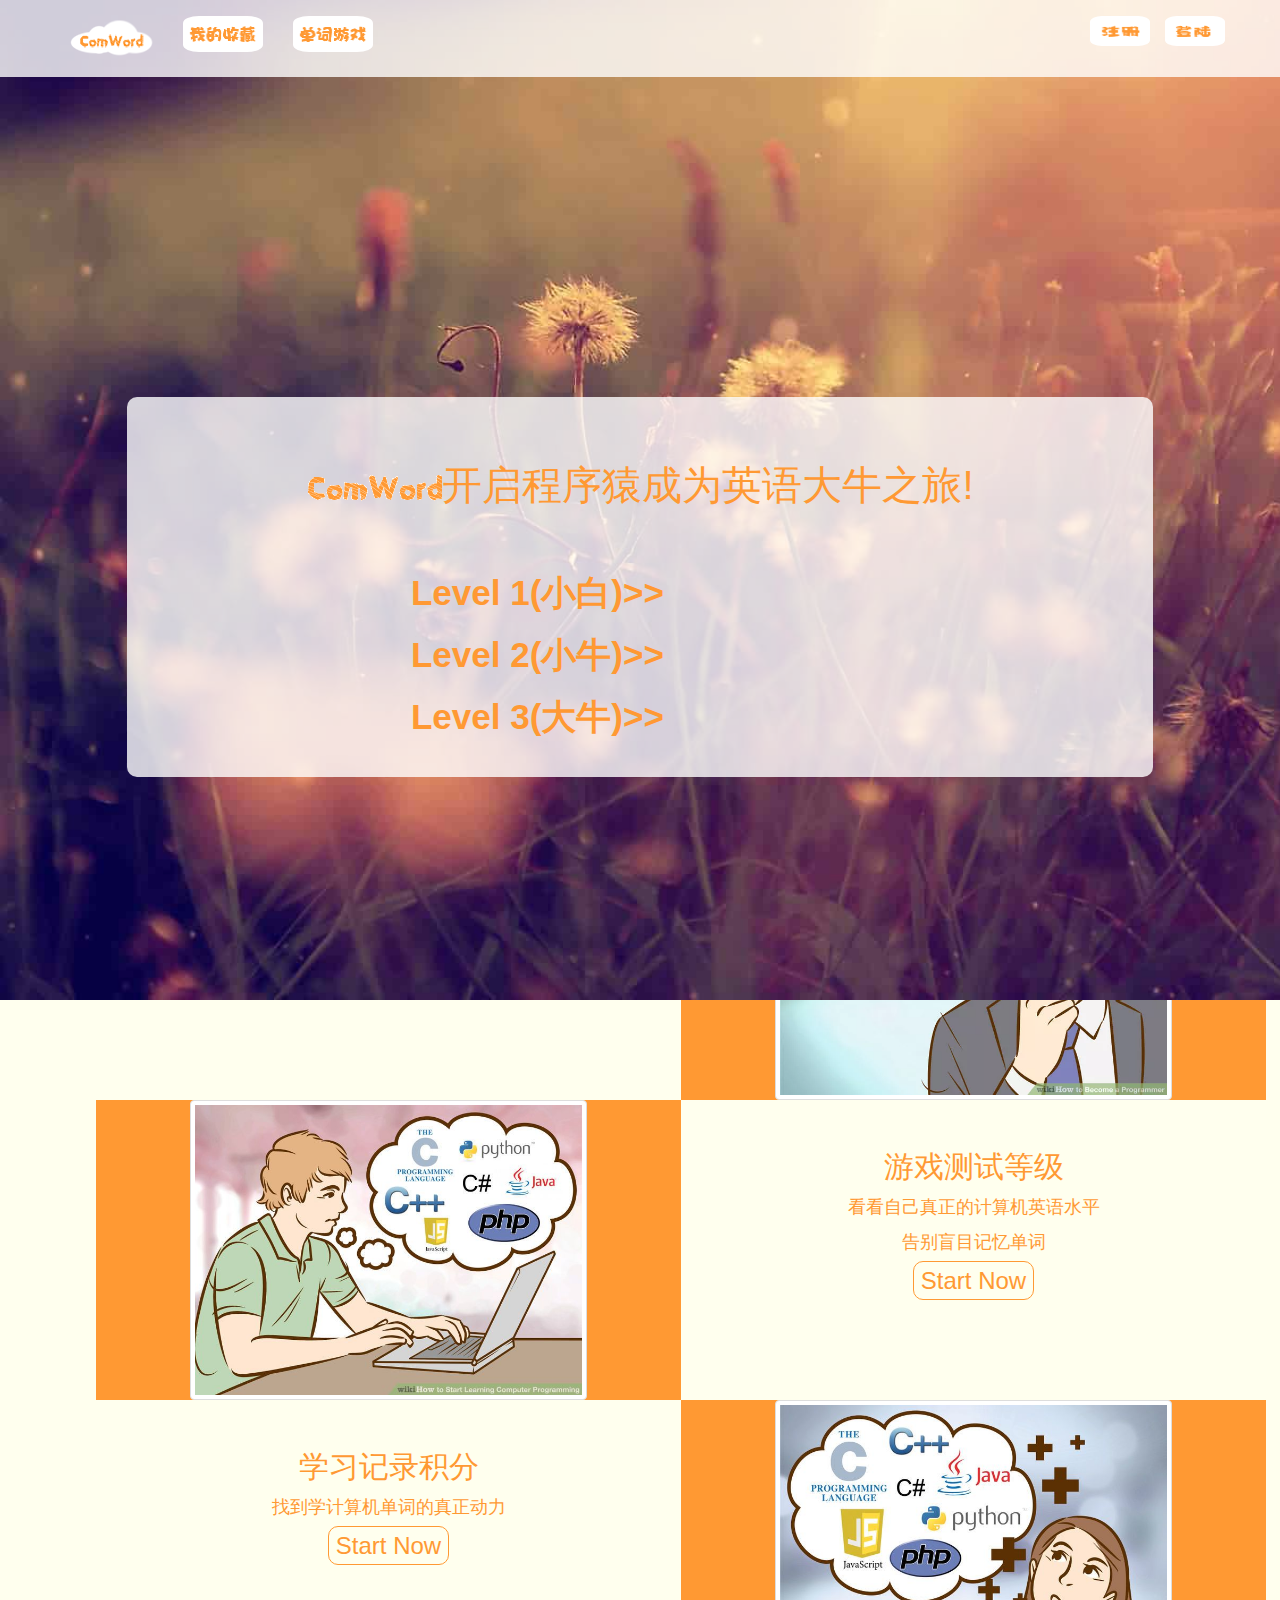
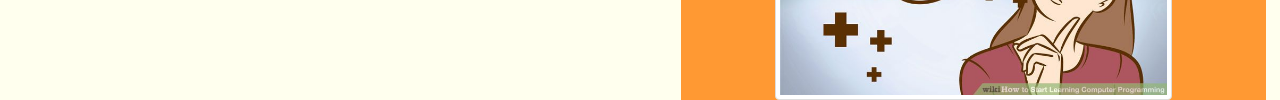
<file: index.html>
<!DOCTYPE html>
<html>
 <head>
	 <meta http-equiv="X-UA-Compatible" content="IE=edge">
	 <meta name="viewport" content="width=device-width, initial-scale=1">
  <title>程序员单词 | 计算机英语 | Com 背词</title>
  <meta charset="utf-8">
  <meta name="keywords" content="word code" />
  <meta name="description" content="编程 计算机 单词"/>
	<link href="css/nomalize.css" rel="stylesheet">
	 <link href="css/header.css?345677" rel="stylesheet">
	 <link href="css/main.css?123456" rel="stylesheet">
	 <link href="css/bootstrap.css" rel="stylesheet">
	 <link type="image/png" href="favicon.ico" rel="icon">
	 <!-- HTML5 shim and Respond.js for IE8 support of HTML5 elements and media queries -->
	 <!-- WARNING: Respond.js doesn't work if you view the page via file:// -->
	 <!--[if lt IE 9]>
	 <script src="js/html5shiv.min.js"></script>
	 <script src="js/respond.min.js"></script>
	 <![endif]-->
 </head>

 <body>
 <!-- 采用异步加载 -->
 <header class="header" id="header">
	 <div class="bgWrapper">
		 <div class="nav-bar-box" id="nav-bar-box" >
		 </div>
		 <section>
			 <div class="container">
				 <div class="header-info-box">
					 <div class="slogan-box">
						 <h1 class="com-slogan text-center"><img src="img/comword-s.png" alt=""/>开启程序猿成为英语大牛之旅!</h1>
					 </div>
					 <div class="my-choice-container">
						 <div class="my-choice-level text-center">
							 <ul>
								 <li><a href="interval.html">Level 1(小白)&gt;&gt;</a></li>
								 <li><a href="interval.html">Level 2(小牛)&gt;&gt;</a></li>
								 <li><a href="interval.html">Level 3(大牛)&gt;&gt;</a></li>
							 </ul>
						 </div>
					 </div>
				 </div>
			 </div>
		 </section>
	 </div>
 </header>
<div class="main-box">
		<div class="container">
			<div class="row inner-container">
				<div class="col-md-6 col-xs-12 img-container text-center"><img class="img-responsive img-thumbnail" src="img/img-page/img1.webp" alt=""></div>
				<div class="col-md-6 col-xs-12 inner-info-container">
					<h2 class="com-feature-title"> 专为程序猿设计的背词软件</h2>
					<h4 class="com-feature-info">让中国的程序猿离技术文档更近一步</h4>
					<h3 class="com-my-start" ><a href="interval.html">Start Now</a></h3>
				</div>
			</div>
		</div>

		<div class="container">
			<div class="inner-container row">
				<div class="img-container col-md-6 col-md-push-6 col-xs-12 text-center"><img class="img-responsive img-thumbnail" src="img/img-page/img2.webp" alt=""></div>
				<div class="inner-info-container col-md-6 col-md-pull-6 col-xs-12">
					<h2 class="com-feature-title">多义单词图像记忆</h2>
					<h4 class="com-feature-info">轻松高效的背词方式</h4>
					<h3 class="com-my-start" ><a href="regist.html">Start Now</a></h3>
				</div>
			</div>
		</div>

		<div class="container">
			<div class="inner-container row">
				<div class="img-container col-md-6 col-xs-12 text-center"><img class="img-responsive img-thumbnail" src="img/img-page/3.jpg" alt=""></div>
				<div class="inner-info-container col-md-6 col-xs-12">
					<h2 class="com-feature-title">游戏测试等级</h2>
					<h4 class="com-feature-info">看看自己真正的计算机英语水平</h4>
					<h4 class="com-feature-info">告别盲目记忆单词</h4>
					<h3 class="com-my-start" ><a href="regist.html">Start Now</a></h3>
				</div>
			</div>
		</div>

		<div class="container">
			<div class="inner-container row">
				<div class="img-container col-md-6 col-md-push-6 col-xs-12 text-center"><img class="img-responsive img-thumbnail" src="img/img-page/4.jpg" alt=""></div>
				<div class="inner-info-container col-md-6 col-md-pull-6 col-xs-12">
					<h2 class="com-feature-title">学习记录积分</h2>
					<h4 class="com-feature-info">找到学计算机单词的真正动力</h4>
					<h3 class="com-my-start" ><a href="regist.html">Start Now</a></h3>
				</div>
			</div>
		</div>
</div>


 <footer class="bottom-navbar navbar navbar-fixed-bottom">
	 <div class="container-fluid">
		 <div class="row" >
			 <div class="col-xs-4 text-center"><a class="h1" href="index.html" ><i class="glyphicon glyphicon-home"></i></a></div>
			 <div class="col-xs-4 text-center"><a class="h1" href="save.html"><i class="glyphicon glyphicon-user"></i></a></div>
			 <div class="col-xs-4 text-center"><a class="h1" href="regist.html"><i class="glyphicon glyphicon-list"></i></a></div>
		 </div>
	 </div>
 </footer>

 <div class="modal" id="modalLogin">
	 <div class="modal-dialog">
		 <div class='modal-content'>
			 <div class="modal-inner-content">
				 <h2>你好，欢迎登陆！</h2>
				 <form id="login-form" action="#">
					 <div class="form-group">
						 <label for="username">用户名:</label>
						 <input id="username" name="uname" class="form-control" autofocus placeholder="请输入用户名">
					 </div>
					 <div class="form-group">
						 <label for="password">密码:</label>
						 <input id="password" name="upwd" type="password" class="form-control" placeholder="请输入密码">
					 </div>

					 <div class="form-group">
						 <label class="col-md-offset-5 control-label" for="btnLog"></label>
						 <input id="btnLog" type="button" value="提交" class="btn btn-alert btn-block">
					 </div>
					 <div class="form-group">
						 <label class="col-md-offset-5 control-label" for="btnRegist"></label>
						 <a href="regist.html">注册</a>
					 </div>
					 <div class="form-group">
						 <label class="col-md-offset-5 control-label" for="btnRegist"></label>
						 <a href="index.html">返回首页</a>
					 </div>
				 </form>
			 </div>
		 </div>
	 </div>
 </div>

 <script>
	 (function () {
		 var s = document.createElement("script");
		 s.onload = function () {
			 bootlint.showLintReportForCurrentDocument([]);
		 };
		 s.src = "js/bootlint.js";
		 document.body.appendChild(s)
	 })();
 </script>
 <script src="js/jquery-1.11.3.js"></script>
 <script src="js/bootstrap.min.js"></script>
 <script src="js/jquery.color.js"></script>
  <script src="js/index.js?45678"></script>
 <script src="js/login.js?88890"></script>
 </body>
</html>
</file>
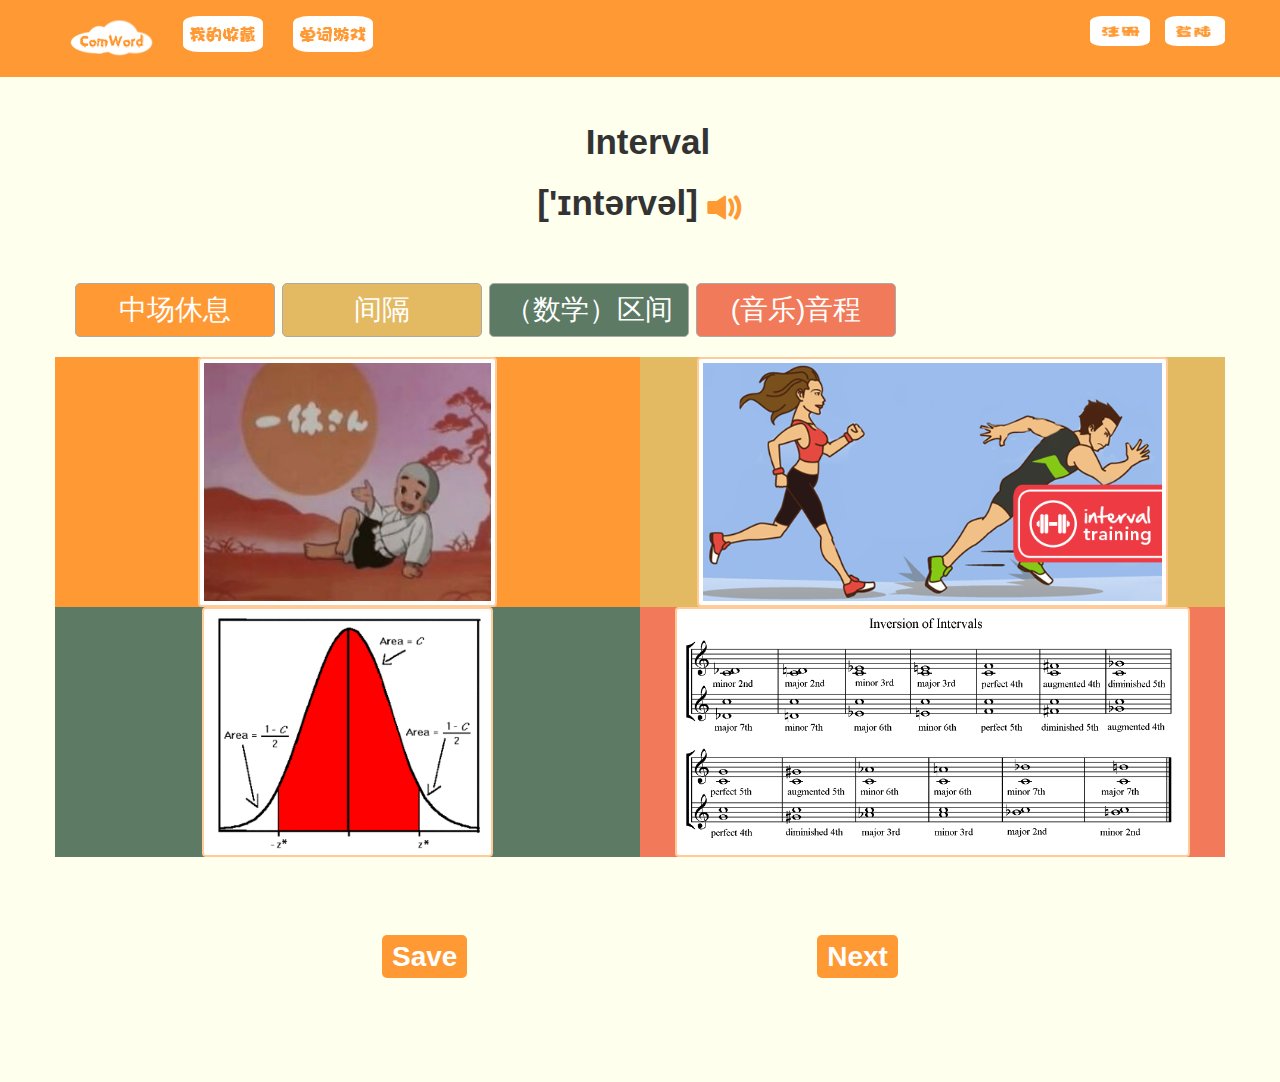
<file: interval.html>
<!DOCTYPE html>
<html>
 <head>
	 <meta http-equiv="X-UA-Compatible" content="IE=edge">
	 <meta name="viewport" content="width=device-width, initial-scale=1">
  <title>程序员单词 | 计算机英语 | Com 背词</title>
  <meta charset="utf-8">
  <meta name="keywprds" content="editplus" />
	 <meta name="description" content="编程 计算机 单词"/>
	 <link href="css/nomalize.css" rel="stylesheet">
	 <link href="css/word.css" rel="stylesheet">
	 <link href="css/header.css" rel="stylesheet">
	 <link href="css/bootstrap.css" rel="stylesheet">
	 <link type="image/png" href="favicon.ico" rel="icon">
	 <!-- HTML5 shim and Respond.js for IE8 support of HTML5 elements and media queries -->
	 <!-- WARNING: Respond.js doesn't work if you view the page via file:// -->
	 <!--[if lt IE 9]>
	 <script src="js/html5shiv.min.js"></script>
	 <script src="js/respond.min.js"></script>
	 <![endif]-->
 </head>
	
 <body>
	<header class="header" id="header">
		<div class="nav-bar-box" id="nav-bar-box">
		</div>
	</header>
	<div class="main-container">
		<section class="word-info-box" >
			<div class="word-pronoun-box">
				<div class="word-title text-center">Interval</div>
				<audio class="word-audio"  src="resource/interval.mp3" controls id="word-audio">
				</audio>
				<div class="word-pronoun text-center">['ɪntərvəl] <i class="glyphicon glyphicon-volume-up"></i>
				</div>
			</div>
			<div class="container">
				<div class="row">
					<div class="col-md-12 col-xs-5" >
						<ul id="wordMain" class="word-mean nav nav-pills">
							<li role="presentation" class="text-center"><a href="m0" >中场休息</a></li>
							<li role="presentation" class="text-center"><a href="m1" >间隔</a> </li>
							<li role="presentation" class="text-center"><a href="m2" >（数学）区间</a></li>
							<li role="presentation" class="text-center"><a href="m3">(音乐)音程</a></li>
						</ul>
					</div>
					<div class="img-box col-md-12 col-xs-7" >
						<div class="row">
							<div class="col-md-12">
								<div class="row">
									<div class="col-md-6 imgBg1"><img class="img-responsive img-thumbnail" src="img/img-word/interval0.jpg" alt="m0"></div>
									<div class="col-md-6 imgBg2"><img class="img-responsive img-thumbnail" src="img/img-word/interval2.png" alt="m1"></div>
								</div>
							</div>
							<div class="col-md-12">
								<div class="row">
									<div  class="col-md-6 imgBg3"><img class="img-responsive img-thumbnail" src="img/img-word/interval1.gif" alt="m2"></div>
									<div  class="col-md-6 imgBg4"><img class="img-responsive img-thumbnail" src="img/img-word/interval3.gif" alt="m3"></div>
								</div>
							</div>
						</div>
					</div>
				</div>
			</div>
            
			<div class="container">
				<div class="inner-container text-center">
					<a class="save" href="#interval">Save</a>
					<a class="next" href="#">Next</a>
				</div>
			</div>
		</section>

	</div>


	<footer class="bottom-navbar navbar navbar-fixed-bottom">
		<div class="container-fluid">
			<div class="row" >
				<div class="col-xs-4 text-center"><a class="h1" href="index.html" ><i class="glyphicon glyphicon-home"></i></a></div>
				<div class="col-xs-4 text-center"><a class="h1" href="save.html"><i class="glyphicon glyphicon-user"></i></a></div>
				<div class="col-xs-4 text-center"><a class="h1" href="regist.html"><i class="glyphicon glyphicon-list"></i></a></div>
			</div>
		</div>
	</footer>

	<div class="modal" id="modalLogin">
		<div class="modal-dialog">
			<div class='modal-content'>
				<div class="modal-inner-content">
					<h3 class="text-center">你好，欢迎登陆！</h3>
					<form id="login-form" action="#">
						<div class="form-group">
							<label for="username">用户名:</label>
							<input id="username" name="uname" class="form-control" autofocus placeholder="请输入用户名">
						</div>
						<div class="form-group">
							<label for="password">密码:</label>
							<input id="password" name="upwd" type="password" class="form-control" placeholder="请输入密码">
						</div>

						<div class="form-group">
							<label class="col-md-offset-5 control-label" for="btnLog"></label>
							<input id="btnLog" type="button" value="提交" class="btn btn-alert btn-block">
						</div>
						<div class="form-group">
							<label class="col-md-offset-5 control-label"></label>
							<a href="regist.html">注册</a>
						</div>
						<div class="form-group">
							<label class="col-md-offset-5 control-label"></label>
							<a href="index.html">返回首页</a>
						</div>
					</form>
				</div>
			</div>
		</div>
	</div>

	<script>
		(function () {
			var s = document.createElement("script");
			s.onload = function () {
				bootlint.showLintReportForCurrentDocument([]);
			};
			s.src = "js/bootlint.js";
			document.body.appendChild(s)
		})();
	</script>
	<script src="js/jquery-1.11.3.js"></script>
	<script src="js/bootstrap.min.js"></script>
	<script src="js/regist.js"></script>
	<script src="js/login.js"></script>
	<script src="js/word.js?v=123456"></script>

 </body>
</html>
</file>
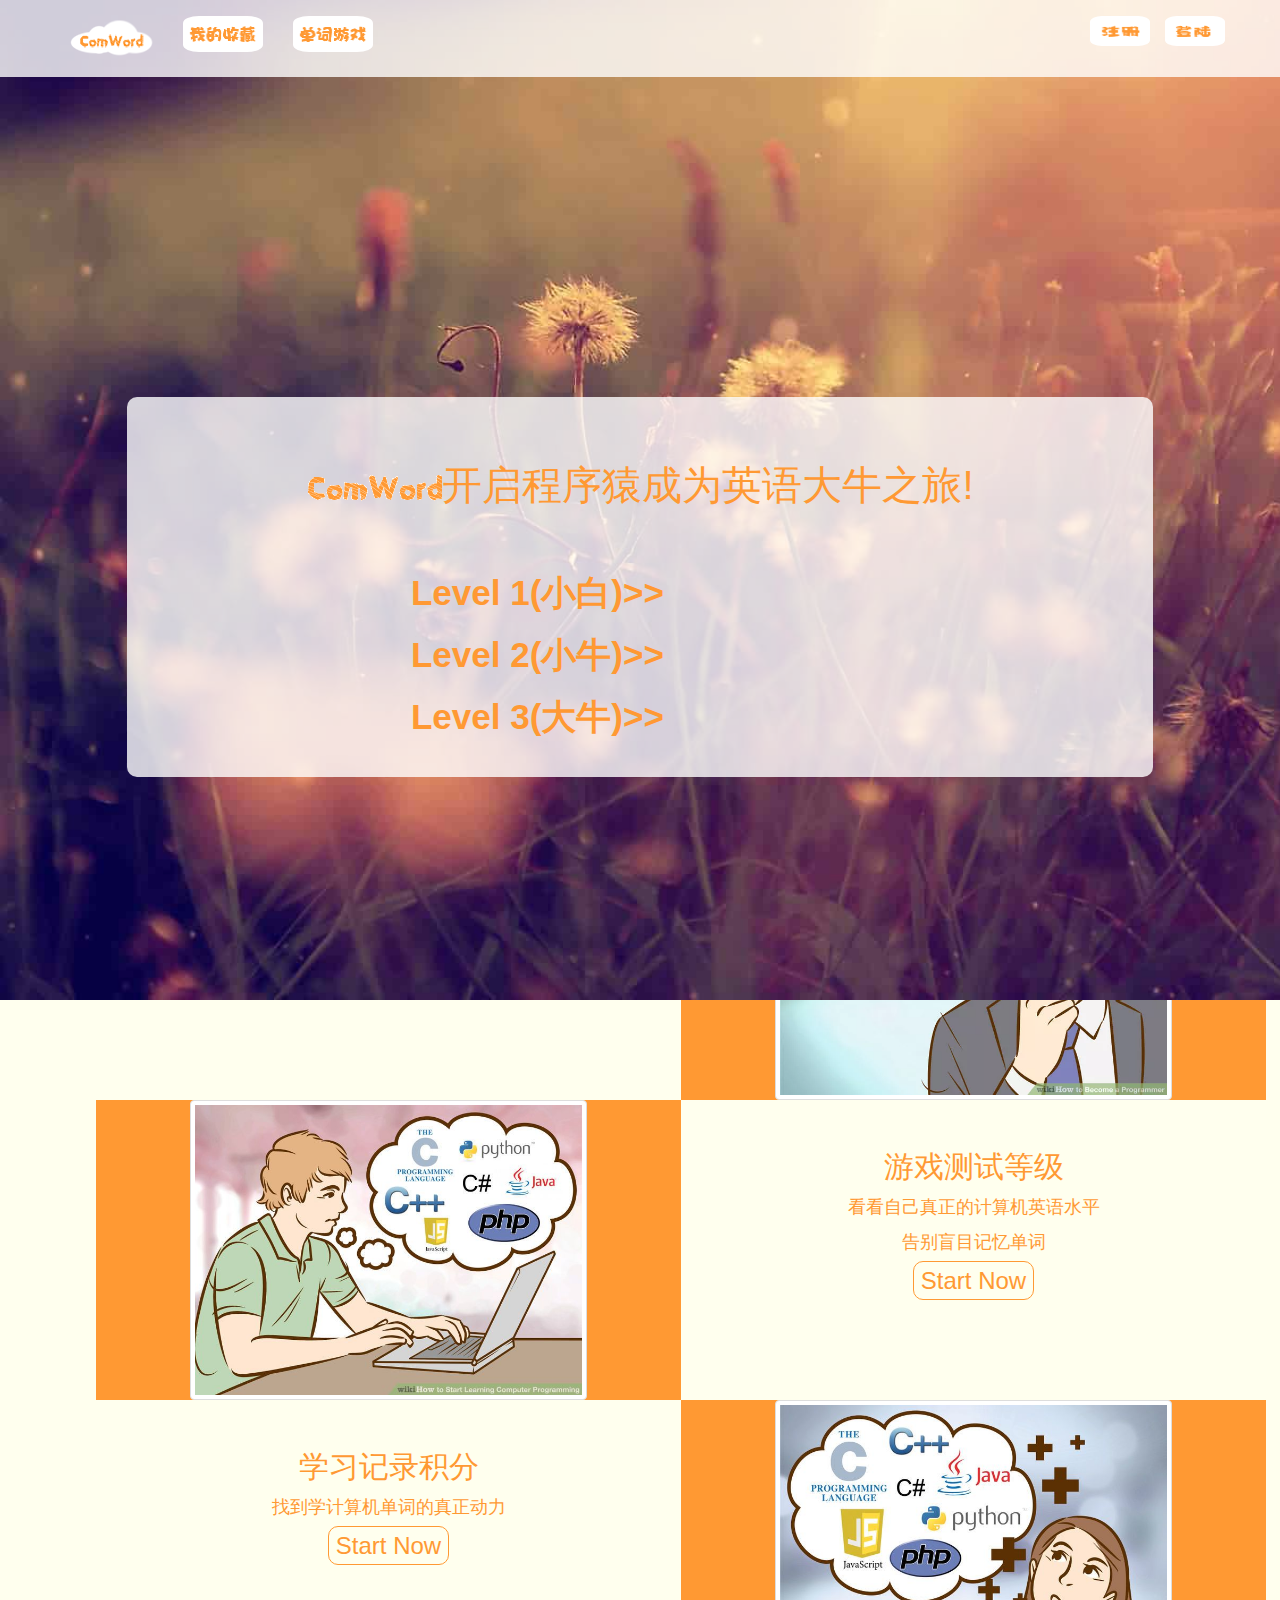
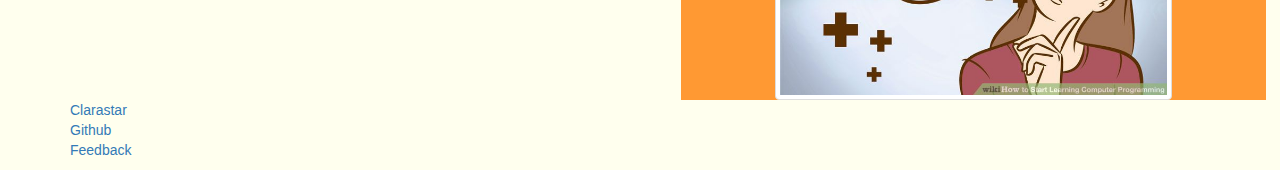
<file: main.html>
<!DOCTYPE html>
<html>
 <head>
	 <meta http-equiv="X-UA-Compatible" content="IE=edge">
	 <meta name="viewport" content="width=device-width, initial-scale=1">
  <title>程序员单词 | 计算机英语 | Com 背词</title>
  <meta charset="utf-8">
  <meta name="keywords" content="word code" />
  <meta name="description" content="编程 计算机 单词"/>
	<link href="css/nomalize.css" rel="stylesheet">
	 <link href="css/header.css?345677" rel="stylesheet">
	 <link href="css/main.css?123456" rel="stylesheet">
	 <link href="css/bootstrap.css" rel="stylesheet">
	 <link type="image/png" href="img/favicon.ico" rel="icon">
	 <!-- HTML5 shim and Respond.js for IE8 support of HTML5 elements and media queries -->
	 <!-- WARNING: Respond.js doesn't work if you view the page via file:// -->
	 <!--[if lt IE 9]>
	 <script src="js/html5shiv.min.js"></script>
	 <script src="js/respond.min.js"></script>
	 <![endif]-->
 </head>

 <body>
 <!-- 采用异步加载 -->
 <header class="header" id="header">
	 <div class="bgWrapper">
		 <div class="nav-bar-box" id="nav-bar-box" >
		 </div>
		 <section>
			 <div class="container">
				 <div class="header-info-box">
					 <div class="slogan-box">
						 <h1 class="com-slogan text-center"><img src="img/comword-s.png" alt=""/>开启程序猿成为英语大牛之旅!</h1>
					 </div>
					 <div class="my-choice-container">
						 <div class="my-choice-level text-center">
							 <ul>
								 <li><a href="interval.html">Level 1(小白)&gt;&gt;</a></li>
								 <li><a href="interval.html">Level 2(小牛)&gt;&gt;</a></li>
								 <li><a href="interval.html">Level 3(大牛)&gt;&gt;</a></li>
							 </ul>
						 </div>

					 </div>
				 </div>
			 </div>
		 </section>
	 </div>
 </header>
<div class="main-box">
		<div class="container">
			<div class="row inner-container">
				<div class="col-md-6 col-xs-12 img-container text-center"><img class="img-responsive img-thumbnail" src="img/img-page/img1.webp" alt=""></div>
				<div class="col-md-6 col-xs-12 inner-info-container">
					<h2 class="com-feature-title"> 专为程序猿设计的背词软件</h2>
					<h4 class="com-feature-info">让中国的程序猿离技术文档更近一步</h4>
					<h3 class="com-my-start" ><a href="interval.html">Start Now</a></h3>
				</div>
			</div>
		</div>

		<div class="container">
			<div class="inner-container row">
				<div class="img-container col-md-6 col-md-push-6 col-xs-12 text-center"><img class="img-responsive img-thumbnail" src="img/img-page/img2.webp" alt=""></div>
				<div class="inner-info-container col-md-6 col-md-pull-6 col-xs-12">
					<h2 class="com-feature-title">多义单词图像记忆</h2>
					<h4 class="com-feature-info">轻松高效的背词方式</h4>
					<h3 class="com-my-start" ><a href="regist.html">Start Now</a></h3>
				</div>
			</div>
		</div>

		<div class="container">
			<div class="inner-container row">
				<div class="img-container col-md-6 col-xs-12 text-center"><img class="img-responsive img-thumbnail" src="img/img-page/3.jpg" alt=""></div>
				<div class="inner-info-container col-md-6 col-xs-12">
					<h2 class="com-feature-title">游戏测试等级</h2>
					<h4 class="com-feature-info">看看自己真正的计算机英语水平</h4>
					<h4 class="com-feature-info">告别盲目记忆单词</h4>
					<h3 class="com-my-start" ><a href="regist.html">Start Now</a></h3>
				</div>
			</div>
		</div>

		<div class="container">
			<div class="inner-container row">
				<div class="img-container col-md-6 col-md-push-6 col-xs-12 text-center"><img class="img-responsive img-thumbnail" src="img/img-page/4.jpg" alt=""></div>
				<div class="inner-info-container col-md-6 col-md-pull-6 col-xs-12">
					<h2 class="com-feature-title">学习记录积分</h2>
					<h4 class="com-feature-info">找到学计算机单词的真正动力</h4>
					<h3 class="com-my-start" ><a href="regist.html">Start Now</a></h3>
				</div>
			</div>
		</div>
</div>

	<footer>
		<div class="container">
			<div class="inner-container">
				<ul class="footer-navbar">
					<li><a href="clara.html">Clarastar</a></li>
					<li><a href="https://github.com/clarastar/word">Github</a></li>
					<li><a href="mailto:claratar1788@gmail.com">Feedback</a></li>
				</ul>
			</div>
		</div>
	</footer>

 <div class="modal" id="modalLogin">
	 <div class="modal-dialog">
		 <div class='modal-content'>
			 <div class="modal-inner-content">
				 <h2>你好，欢迎登陆！</h2>
				 <form id="login-form" action="#">
					 <div class="form-group">
						 <label for="username">用户名:</label>
						 <input id="username" name="uname" class="form-control" autofocus placeholder="请输入用户名">
					 </div>
					 <div class="form-group">
						 <label for="password">密码:</label>
						 <input id="password" name="upwd" type="password" class="form-control" placeholder="请输入密码">
					 </div>

					 <div class="form-group">
						 <label class="col-md-offset-5 control-label" for="btnLog"></label>
						 <input id="btnLog" type="submit" value="提交" class="btn btn-alert btn-block">
					 </div>
					 <div class="form-group">
						 <label class="col-md-offset-5 control-label" for="btnRegist"></label>
						 <a href="regist.html">注册</a>
					 </div>
					 <div class="form-group">
						 <label class="col-md-offset-5 control-label" for="btnRegist"></label>
						 <a href="regist.html">返回首页</a>
					 </div>
				 </form>
			 </div>
		 </div>
	 </div>
 </div>

 <script>
	 (function () {
		 var s = document.createElement("script");
		 s.onload = function () {
			 bootlint.showLintReportForCurrentDocument([]);
		 };
		 s.src = "js/bootlint.js";
		 document.body.appendChild(s)
	 })();
 </script>
 <script src="js/jquery-1.11.3.js"></script>
 <script src="js/bootstrap.min.js"></script>
 <script src="js/jquery.color.js"></script>
  <script src="js/index.js?45678"></script>
 <script src="js/login.js?88890"></script>
 </body>
</html>
</file>
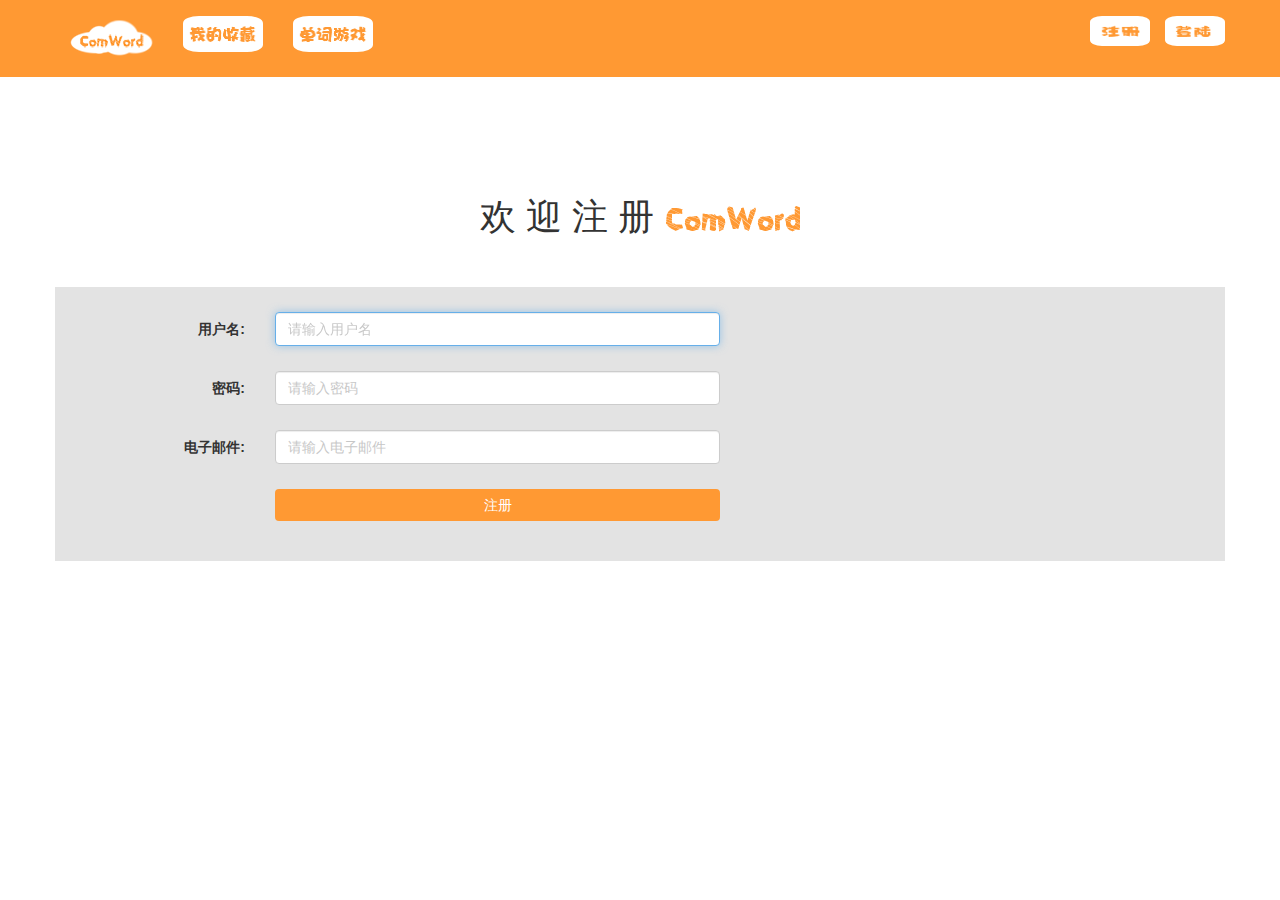
<file: regist.html>
<!DOCTYPE html>
<html>
<head>
    <meta http-equiv="X-UA-Compatible" content="IE=edge">
    <meta name="viewport" content="width=device-width, initial-scale=1">
    <title>ComWord-个人注册</title>
    <meta charset="utf-8"/>
    <link rel="stylesheet" href="css/regist.css">
    <link href="css/nomalize.css" rel="stylesheet">
    <link href="css/header.css" rel="stylesheet">
    <link href="css/bootstrap.css" rel="stylesheet">
    <!-- HTML5 shim and Respond.js for IE8 support of HTML5 elements and media queries -->
    <!-- WARNING: Respond.js doesn't work if you view the page via file:// -->
    <!--[if lt IE 9]>
    <script src="js/html5shiv.min.js"></script>
    <script src="js/respond.min.js"></script>
    <![endif]-->
</head>
<body>

<header class="header" id="header">
    <div class="nav-bar-box" id="nav-bar-box">
    </div>
</header>
<main>
    <div class="container">
        <div class="text-center">
            <h1>欢 迎 注 册 <img src="img/comword-s.png" alt=""/></h1>
        </div>
    </div>
    <div class="content container">
        <form class="form form-horizontal" action="#">
            <div class="form-group">
                <div class="row">
                    <label class="col-md-2 control-label" for="username">用户名:</label>
                    <div class="col-md-5">
                        <input id="username" name="uname" type="text" class="form-control" autofocus placeholder="请输入用户名" required pattern="^[a-zA-Z0-9]{8,16}$">
                    </div>
                    <label id="usernameTip" class="col-md-5 hide control-default">请输入8至16位的英文或数字.</label>
                </div>
            </div>
            <div class="form-group">
                <div class="row">
                    <label class="col-md-2 control-label" for="password">密码:</label>
                    <div class="col-md-5">
                        <input id="password" name="upwd" type="password" class="form-control" placeholder="请输入密码" required pattern="^[0-9]{6,12}$">
                    </div>
                    <label id="passwordTip" class="col-md-5 hide control-default">请输入6至12位的数字.</label>
                </div>

            </div>
            <div class="form-group">
                <div class="row">
                    <label class="col-md-2 control-label" for="email">电子邮件:</label>
                    <div class="col-md-5">
                        <input id="email" type="email" class="form-control" placeholder="请输入电子邮件" required name="email">
                    </div>
                    <label id="emailTip" class="col-md-5 hide control-default">请输入你的电子邮件地址.</label>
                </div>

            </div>
            <div class="form-group">
                <div class="row">
                    <div class="col-md-5 col-md-offset-2">
                        <input id="subBtn" type="submit" value="注册" class="btn btn-success btn-block">
                    </div>
                </div>
            </div>
        </form>
    </div>
</main>



<!--<script>-->
    <!--(function () {-->
        <!--var s = document.createElement("script");-->
        <!--s.onload = function () {-->
            <!--bootlint.showLintReportForCurrentDocument([]);-->
        <!--};-->
        <!--s.src = "js/bootlint.js";-->
        <!--document.body.appendChild(s)-->
    <!--})();-->
<!--</script>-->
<script src="js/jquery-1.11.3.js"></script>
<script src="js/bootstrap.min.js"></script>
<script src="js/login.js"></script>
<script src="js/regist.js"></script>
</body>
</html>
</file>
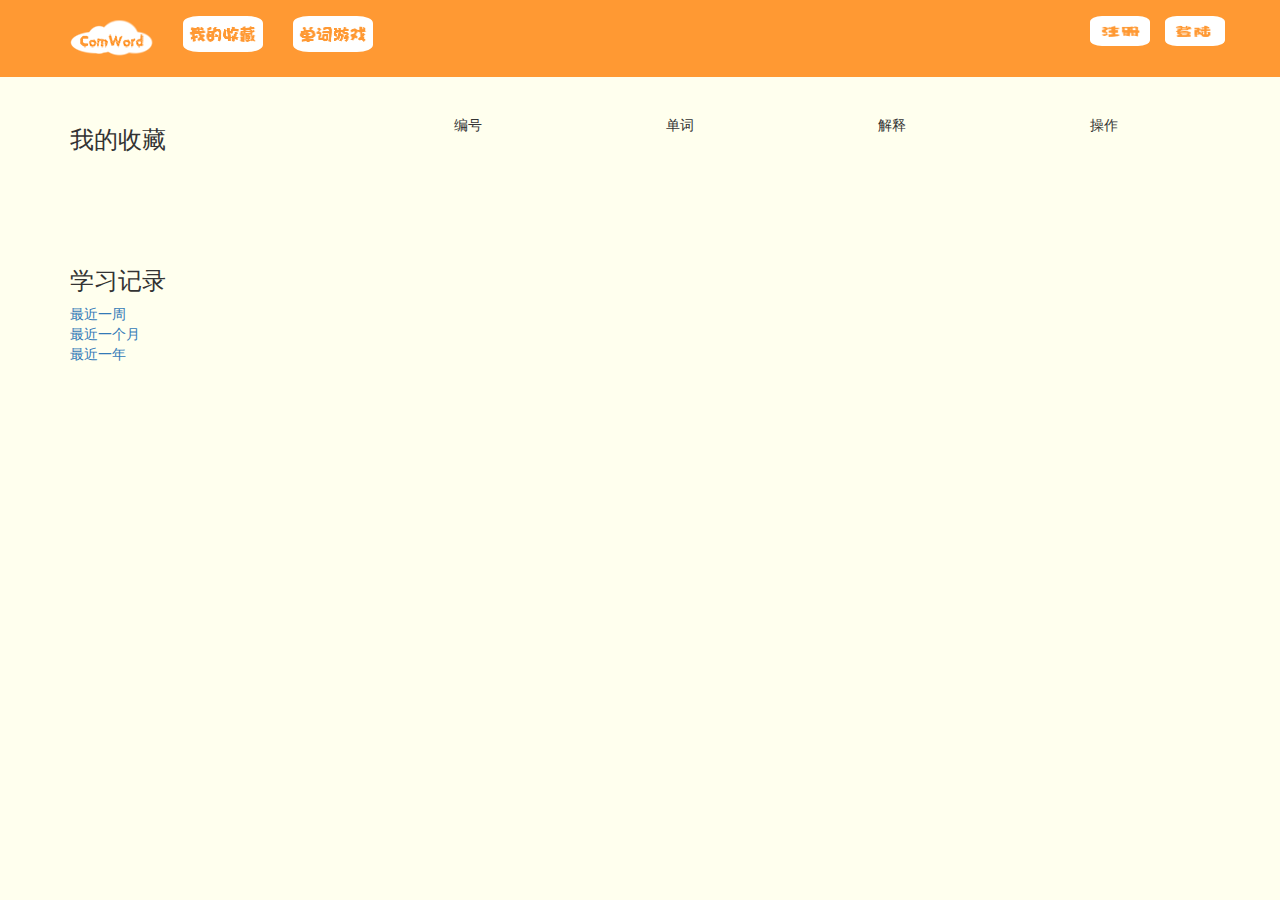
<file: save.html>
<!DOCTYPE html>
<html>
<head>
    <meta http-equiv="X-UA-Compatible" content="IE=edge">
    <meta name="viewport" content="width=device-width, initial-scale=1">
    <title>程序员单词 | 计算机英语 | Com 背词</title>
    <meta charset="utf-8">
    <meta name="keywords" content="word code" />


    <meta name="description" content="编程 计算机 单词"/>
    <link href="css/nomalize.css" rel="stylesheet">
    <link href="css/header.css" rel="stylesheet">
    <link href="css/save.css" rel="stylesheet">
    <link href="css/bootstrap.css" rel="stylesheet">
    <link type="image/png" href="favicon.ico" rel="shortcut icon">
    <!-- HTML5 shim and Respond.js for IE8 support of HTML5 elements and media queries -->
    <!-- WARNING: Respond.js doesn't work if you view the page via file:// -->
    <!--[if lt IE 9]>
    <script src="js/html5shiv.min.js"></script>
    <script src="js/respond.min.js"></script>
    <![endif]-->
</head>

<body>
<!-- 采用异步加载 -->
<header class="header" id="header">
    <div class="nav-bar-box" id="nav-bar-box">
    </div>
</header>
<div class="main-box">
    <section>
        <div class="container">
            <div class="row">
                <div class="col-md-3">
                    <h3>我的收藏</h3>
                </div>
                <div class="col-md-9">
                    <div class="table-responsive">
                        <table class="table table-hover save-box" id="wordList">
                            <thead>
                            <tr>
                                <td>编号</td>
                                <td>单词</td>
                                <td>解释</td>
                                <td>操作</td>
                            </tr>
                            </thead>
                            <tbody>
                            </tbody>

                        </table>
                    </div>
                    <nav aria-label="Page navigation" class="text-right">
                        <ol class="pagination">
                            <!--<li class="disabled">-->
                                <!--<a href="#" aria-label="Previous">-->
                                    <!--<span aria-hidden="true">&laquo;</span>-->
                                <!--</a>-->
                            <!--</li>-->
                            <!--<li class="active"><a href="#">1</a></li>-->
                            <!--<li><a href="#">2</a></li>-->
                            <!--<li><a href="#">3</a></li>-->
                            <!--<li><a href="#">4</a></li>-->
                            <!--<li><a href="#">5</a></li>-->
                            <!--<li>-->
                                <!--<a href="#" aria-label="Next">-->
                                    <!--<span aria-hidden="true">&raquo;</span>-->
                                <!--</a>-->
                            <!--</li>-->
                        </ol>
                    </nav>
                </div>
            </div>
        </div>

    </section>
    <section class="stat-container">
        <div class="container">
            <div class="row">
                <div class="col-md-3">
                    <h3>学习记录</h3>
                    <ul>
                        <li><a href="#study-stat-container-week">最近一周</a></li>
                        <li><a href="#study-stat-container-month">最近一个月</a></li>
                        <li><a href="#study-stat-container-year">最近一年</a></li>
                    </ul>
                </div>
                <div class="col-md-9">
                    <div id="study-stat-container" class="study-stat-container"></div>
                </div>
            </div>
        </div>
    </section>
</div>


<footer class="bottom-navbar navbar navbar-fixed-bottom">
    <div class="container-fluid">
        <div class="row" >
            <div class="col-xs-4 text-center"><a class="h1" href="index.html" ><i class="glyphicon glyphicon-home"></i></a></div>
            <div class="col-xs-4 text-center"><a class="h1" href="save.html"><i class="glyphicon glyphicon-user"></i></a></div>
            <div class="col-xs-4 text-center"><a class="h1" href="regist.html"><i class="glyphicon glyphicon-list"></i></a></div>
        </div>
    </div>
</footer>


<div class="modal" id="modalLogin">
    <div class="modal-dialog">
        <div class='modal-content'>
            <div class="modal-inner-content">
                <h2>你好，欢迎登陆！</h2>
                <form id="login-form" action="#">
                    <div class="form-group">
                        <label for="username">用户名:</label>
                        <input id="username" name="uname" class="form-control" autofocus placeholder="请输入用户名">
                    </div>
                    <div class="form-group">
                        <label for="password">密码:</label>
                        <input id="password" name="upwd" type="password" class="form-control" placeholder="请输入密码">
                    </div>

                    <div class="form-group">
                        <label class="col-md-offset-5 control-label" for="btnLog"></label>
                        <input id="btnLog" type="submit" value="提交" class="btn btn-alert btn-block">
                    </div>
                    <div class="form-group">
                        <label class="col-md-offset-5 control-label" for="btnRegist"></label>
                        <a href="regist.html">注册</a>
                    </div>
                    <div class="form-group">
                        <label class="col-md-offset-5 control-label" for="btnRegist"></label>
                        <a href="regist.html">返回首页</a>
                    </div>
                </form>
            </div>
        </div>
    </div>
</div>


<script src="js/jquery-1.11.3.js"></script>
<script src="js/index.js"></script>
<script src="js/save.js"></script>
<script src="js/login.js"></script>
<script src="js/fusioncharts.js"></script>
<script src="js/fusioncharts.charts.js"></script>

<!-- jQuery (necessary for Bootstrap's JavaScript plugins) -->
<!-- Include all compiled plugins (below), or include individual files as needed -->
<script src="js/bootstrap.min.js"></script>
<script>
    (function () {
        var s = document.createElement("script");
        s.onload = function () {
            bootlint.showLintReportForCurrentDocument([]);
        };
        s.src = "js/bootlint.js";
        document.body.appendChild(s)
    })();
</script>
</body>
</html>
</file>
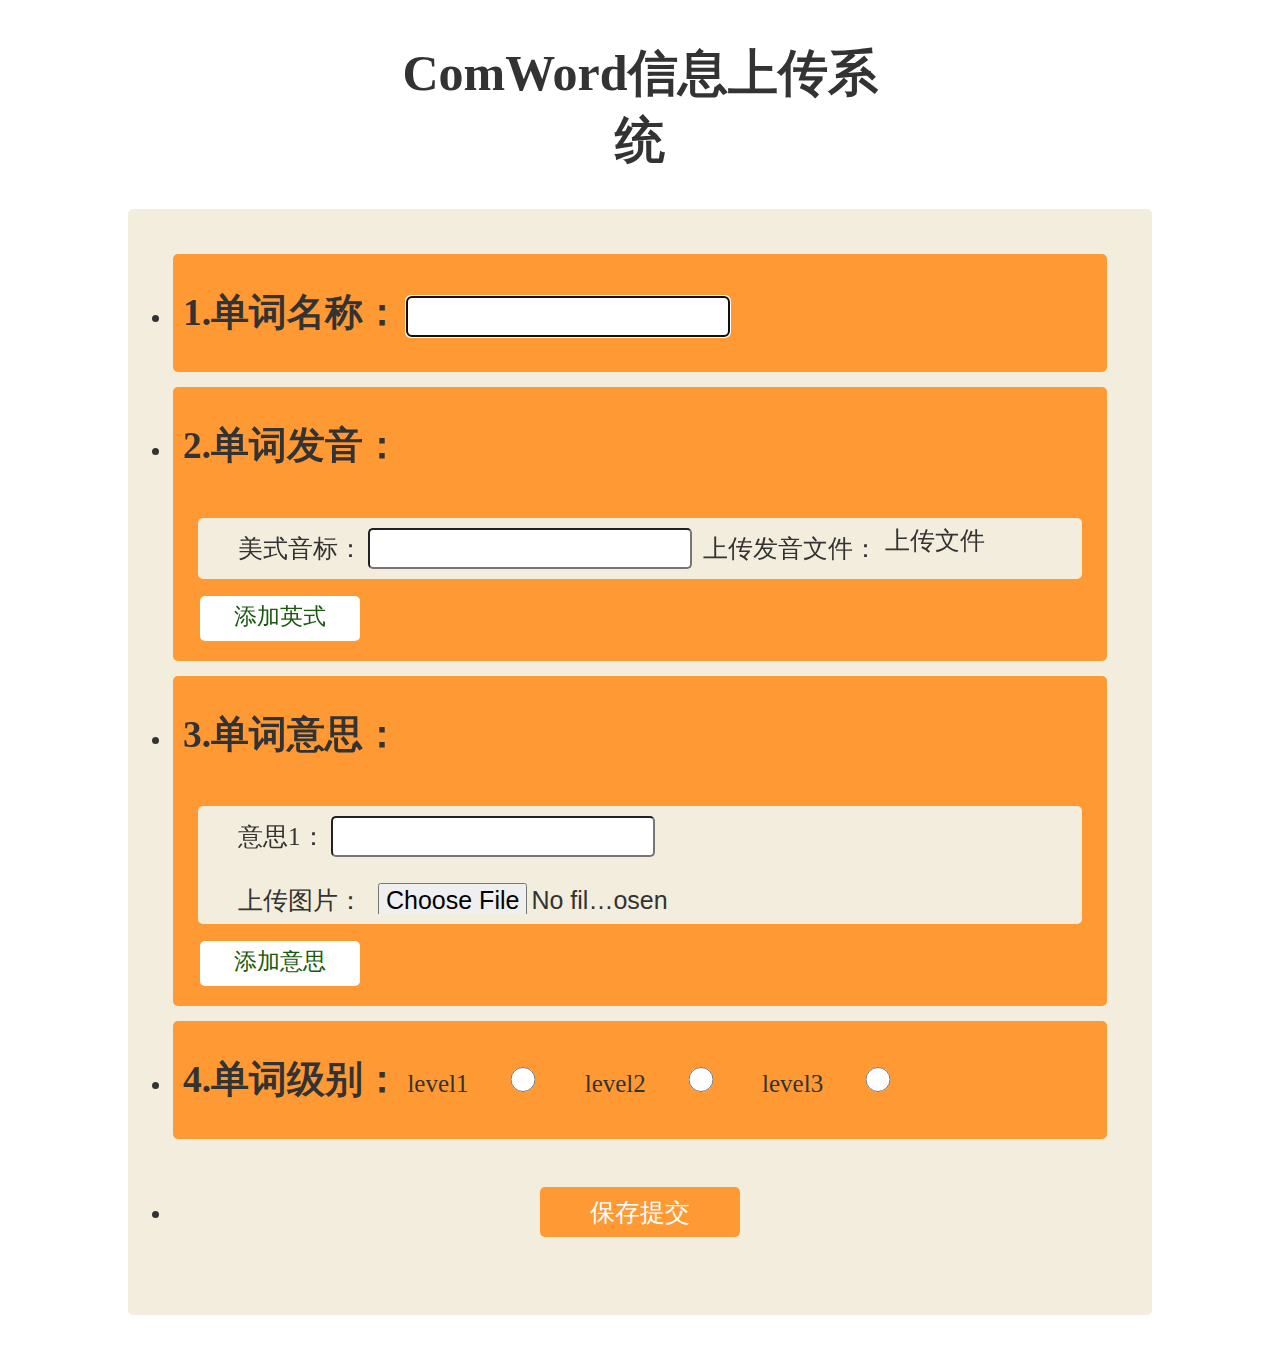
<file: word-upload.html>
<!DOCTYPE html>
<html lang="en">
<head>
    <meta charset="UTF-8">
    <title>文件上传静态页面</title>
    <style>
        body{
            padding: 0;
            margin: 0;
            list-style: none;
            color: #333;
            outline: none;
            font-size: 25px;
        }

        h1 {
            width: 50%;
            padding: 10px;
            margin: 0 auto;
            text-align: center;
        }

        .container {
            width: 80%;
            margin: 30px auto;
        }

        .info-box {
            background: rgb(242, 237, 220);
            padding: 30px;
            border-radius: 5px;
        }

        .info-box > li {
            /*background:rgb(185,191,10);*/
            background: #ff9933;
            margin: 15px;
            padding: 3px 10px;
            border-radius: 5px;
        }

        h2 {
            display: inline-block;
        }

        input {
            width: 300px;
            height: 25px;
            padding: 6px 10px;
            font-size: 25px;
            border-radius: 5px;
            margin: 10px 5px;
        }

        .subinfo-box {
            background: rgb(242, 237, 220);
            margin: 15px;
            border-radius: 5px;
        }

        .subinfo-box > li {
            display: inline-block;
        }

        .add {
            width: 150px;
            height: 35px;
            font-size: 23px;
            border-radius: 5px;
            padding: 5px;
            background: #fff;
            color: rgb(25, 89, 15);
            border: none;
            margin: 17px;
            text-align: center;
        }

        .info-box > li.sub {
            text-align: center;
            background-color: rgb(242, 237, 220);
        }

        [name="wordLevel"] {
            width: 100px;
        }

        .file-wrapper {
            position: relative;
            display: inline-block;
            height: 32px;
            width: 100px;
            overflow: hidden;
        }

        .file-holder {
            position: absolute;
            left: 0;
            right: 0;
            bottom: 0;
        }

        .upload-impl {
            position: absolute;
            right: 0;
            top: 0;
            /*background:rgb(185,191,10);*/
            background-color: transparent;
            color: transparent;
            box-shadow: 0 0 transparent;
            font-size: 50px;
            width: 10000px;
            margin: 0;
            padding: 0;
            height: 10000px;
        }

        #subBtn {
            width: 200px;
            height: 50px;
            padding: 5px;
            font-size: 25px;
            border-radius: 5px;
            margin: 30px;
            color: #fff;
            /*background:rgb(25,89,15);*/
            background: #ff9933;
            border: none;
        }
    </style>
</head>
<body>
<div class="container">
    <h1>ComWord信息上传系统</h1>
    <form action="clara.php" id="minfo" method="post" enctype="multipart/form-data">
        <ul class="info-box">
            <li><h2>1.单词名称：</h2><input autofocus name="wordName"></li>
            <li><h2>2.单词发音：</h2>
                <div id="subInfoContainer0">
                    <ul class="subinfo-box">
                        <li><span>美式音标：</span><input name="wordPhonetic"></li>
                        <li>
                            <span>上传发音文件：</span>
                            <span class="file-uploader">
                                <span class="file-wrapper">
								<span class="file-holder">上传文件</span>
                                <input class="upload-impl" name="wordPronoun" type="file">
							</span>
                            </span>
                        </li>
                    </ul>
                </div>
                <div class="add" id="addProBtn">添加英式</div>

            </li>
            <li><h2>3.单词意思：</h2>
                <div id="subInfoContainer">
                    <ul class="subinfo-box">
                        <li><span>意思1：</span><input name="wordMean"></li>
                        <li><span>上传图片：</span><input name="wordImg" type="file"></li>
                    </ul>
                </div>
                <div class="add add-m" id="addMeanBtn">添加意思</div>
            </li>
            <li><h2>4.单词级别：</h2>
                level1<input name="wordLevel" type="radio" value="level1">
                level2<input name="wordLevel" type="radio" value="level2">
                level3<input name="wordLevel" type="radio" value="level3">
            </li>

            <li class="sub">
                <button id="subBtn">保存提交</button>
            </li>

        </ul>
    </form>


</div>

<script src="js/jquery-1.11.3.js">
</script>
<script>
    var c = [];
    console.log(c instanceof Array);
    console.log(typeof undefined);
    var r = /123/;
    console.log(r instanceof RegExp);
    console.log(Object.prototype.toString.call(c));
    console.log(Object.prototype.toString.call(null));
    $("#addProBtn").click(function () {
        $("#subInfoContainer0").append(
                `<ul class="subinfo-box">
						<li><span>英式音标：</span>
							<input name="wordPhonetic">
						</li>
						<li><span>上传发音文件：</span>
							<input name="wordPronoun" type="file"><b class="cancelBtn">&times</b>
						</li>
					</ul>`
        );
    });
    var i = 1;
    $("#addMeanBtn").click(function () {
        i++;
        $("#subInfoContainer").append(
                `<ul class="subinfo-box">
							<li><span>意思${i}：</span><input name="wordMean"></li>
							<li><span>上传图片：</span><input name="wordImg" type="file"><b class="cancelBtn">&times</b></li>
						</ul>`
        );
    });

    $(".info-box").on("click", ".cancelBtn",
            function () {
                $(this).parent().parent().remove();
            }
    );

    $("#subBtn").click(
            function () {
                var fd = new FormData(document.getElementById("minfo"));
                $.ajax({
                    url: "clara.php",
                    method: "post",
                    data: fd,
                    processData: false,
                    contentType: false,
                    success: function () {
                        console.log("success..");
                        $(this).css({background: "#f00"});
                        $(this).html("保存成功");
                    }
                });

            }
    );

</script>

</body>
</html>
</file>
<file: css/header.css>
* {
  padding: 0;
  margin: 0;
  list-style: none;
  text-decoration: none;
  outline: none;
  border: none;
  box-sizing: border-box;
}
html,
body {
  width: 100%;
  height: 100%;
  display: flex;
  display: -webkit-flex;
  flex-direction: column;
  background: #ffe;
}
html .header,
body .header {
  position: relative;
  z-index: 5;
}
html .header .nav-bar-box,
body .header .nav-bar-box {
  background: #ff9933;
  position: relative;
}
html .header .nav-bar-box .navbar-brand img,
body .header .nav-bar-box .navbar-brand img {
  margin-top: -7px;
}
html .header .nav-bar-box .icon-bar-box,
body .header .nav-bar-box .icon-bar-box {
  background: #ff9933;
}
html .header .nav-bar-box .icon-bar-box .icon-bar,
body .header .nav-bar-box .icon-bar-box .icon-bar {
  background: #fff;
}
html .header .nav-bar-box .navbar-link img,
body .header .nav-bar-box .navbar-link img {
  background: #ffffff;
  border-radius: 20%;
  width: 60px;
  height: 30px;
}
html .header .nav-bar-box #menu .navbar-nav li a img,
body .header .nav-bar-box #menu .navbar-nav li a img {
  width: 80px;
  height: 36px;
  background: #ffffff !important;
  border-radius: 20%;
}
html .header .nav-bar-box #menu .navbar-nav li a:hover,
body .header .nav-bar-box #menu .navbar-nav li a:hover {
  background: transparent;
}
@media all and (min-width: 768px) {
  .navbar-brand {
    margin-top: 11px;
  }
}
@media all and (max-width: 768px) {
  .navbar-link {
    margin-top: 15px;
  }
}
.modal-content {
  background-color: #ffe !important;
}
.modal-inner-content {
  width: 300px;
  margin: 5px auto;
}
.modal-inner-content [type="button"] {
  background-color: #ff9933 !important;
  border: none !important;
  color: #fff;
}
.modal-inner-content [type="button"]:hover {
  background-color: #ff6633 !important;
  outline: none;
  color: #fff;
}
/***底部导航的样式***/
.bottom-navbar {
  display: none;
  background: #fff !important;
}
@media all and (max-width: 768px) {
  .bottom-navbar {
    display: block !important;
  }
  .bottom-navbar .container-fluid {
    padding-top: 7px;
    padding-bottom: 7px;
  }
  .bottom-navbar .container-fluid a {
    color: #ff9933;
  }
}
</file>
<file: css/main.css>
/***页面头部主体信息**/
html,
body {
  background-color: #ffe !important;
  width: 100% !important;
  height: 100% !important;
  padding: 0;
  margin: 0;
  box-sizing: border-box;
}
.header {
  position: relative;
  height: 100%;
  width: 100%;
}
.header .bgWrapper {
  top: 0;
  left: 0;
  position: absolute;
  width: 100%;
  min-height: 1000px;
  background-image: url("../img/imgBg.jpg");
  background-size: cover;
}
.header .bgWrapper .nav-bar-box {
  background: transparent !important;
}
.header .bgWrapper .nav-bar-box:hover {
  background: rgba(255, 255, 255, 0.8) !important;
}
.header .bgWrapper .header-info-box:before {
  display: table;
  content: "";
}
.header .bgWrapper .header-info-box {
  width: 90%;
  margin-left: auto;
  margin-right: auto;
  position: relative;
  background: rgba(255, 255, 255, 0.8);
  border-radius: 10px;
  color: #ff9933;
}
.header .bgWrapper .header-info-box .slogan-box {
  margin: 3% 0 3% 0;
}
.header .bgWrapper .header-info-box .slogan-box .com-slogan {
  font-weight: 500;
}
.header .bgWrapper .header-info-box .slogan-box:before {
  display: table;
  content: "";
}
.header .bgWrapper .header-info-box .my-choice-container {
  overflow: hidden;
}
.header .bgWrapper .header-info-box .my-choice-container a {
  color: #ff9933 !important;
  font-weight: 600;
}
.header .bgWrapper .header-info-box .my-choice-container a:hover {
  text-decoration: none;
}
.header .bgWrapper .header-info-box .my-choice-container .my-choice-level {
  width: 80%;
}
.header .bgWrapper .header-info-box .my-choice-container .my-choice-level ul > li {
  padding: 6px;
  width: 100%;
}
.header .bgWrapper .explore-more {
  color: #fff;
  font-size: 20px;
  margin: 15px auto;
}
.header .bgWrapper .explore-more:hover {
  text-decoration: none;
}
@media all and (min-width: 992px) {
  .header-info-box {
    padding-bottom: 35px;
    margin-top: 300px;
  }
  .header-info-box .com-slogan {
    margin: 35px auto;
    font-size: 40px;
  }
  .header-info-box .my-choice-container a {
    font-size: 35px !important;
  }
  .header-info-box .my-choice-container .my-choice-level {
    padding: 20px;
    height: 200px;
  }
  .main-box .inner-container .img-container img {
    height: 300px;
  }
  .main-box .inner-container .inner-info-container {
    height: 300px;
  }
}
@media all and (max-width: 992px) {
  .header-info-box {
    padding-bottom: 25px;
    margin-top: 150px;
  }
  .header-info-box .com-slogan {
    margin: 25px auto;
    font-size: 30px;
  }
  .header-info-box .my-choice-container a {
    font-size: 28px !important;
  }
  .header-info-box .my-choice-container .my-choice-level {
    padding: 15px;
    height: 150px;
  }
  .main-box .inner-container .img-container img {
    height: 350px;
  }
  .main-box .inner-container .inner-info-container {
    height: 350px;
  }
}
@media all and (max-width: 768px) {
  .header-info-box {
    padding-bottom: 15px;
    margin-top: 100px;
  }
  .header-info-box .com-slogan {
    margin: 15px auto;
    font-size: 20px;
  }
  .header-info-box .my-choice-container a {
    font-size: 15px !important;
  }
  .header-info-box .my-choice-container .my-choice-level {
    padding: 10px;
    height: 100px;
  }
  .main-box .inner-container .img-container img {
    height: 200px;
    width: 100%;
  }
  .main-box .inner-container .inner-info-container {
    height: 200px;
  }
  .main-box .inner-container .inner-info-container .com-feature-title {
    font-size: 23px;
  }
  .main-box .inner-container .inner-info-container .com-feature-info {
    font-size: 18px;
  }
  .main-box .inner-container .inner-info-container .com-my-start {
    font-size: 22px;
  }
}
/*********
页面顶部主体信息
*********/
.main-box {
  position: relative;
  z-index: 1;
  width: 85%;
  margin-left: auto;
  margin-right: auto;
  padding-top: 500px;
}
.main-box .inner-container {
  height: 100%;
}
.main-box .inner-container .img-container {
  background-color: #ff9933;
}
.main-box .inner-container .inner-info-container {
  background: #ffe;
  overflow: hidden;
  color: #ff9933 !important;
  margin: 0 auto;
}
.main-box .inner-container .inner-info-container .com-feature-title {
  margin-top: 50px;
  text-align: center;
}
.main-box .inner-container .inner-info-container .com-feature-info {
  margin-top: 15px;
  text-align: center;
}
.main-box .inner-container .inner-info-container .com-my-start {
  text-align: center;
  margin: 15px auto;
  cursor: pointer;
}
.main-box .inner-container .inner-info-container .com-my-start a {
  color: #ff9933;
  border: 1px solid #ff9933;
  padding: 5px 7px !important;
  border-radius: 10px !important;
}
.main-box .inner-container .inner-info-container .com-my-start a:hover {
  text-decoration: none;
}
@media (min-aspect-ratio: 16/9) {
  .bgWrapper {
    width: 100%;
    height: auto;
  }
}
@media (max-aspect-ratio: 16/9) {
  .bgWrapper {
    width: auto;
    height: 100%;
  }
}
/********
页面底部样式由于内容较少,写在header里面
********/
</file>
<file: css/word.css>
.main-container {
  background: #ffe;
  height: 100%;
  width: 100%;
  margin-right: auto;
  margin-left: auto;
  margin-top: -20px;
  margin-bottom: 50px;
}
.main-container .word-info-box {
  padding: 15px 0 25px 0;
}
.main-container .word-info-box .word-pronoun-box {
  padding: 7px 0;
  margin: 15px auto 25px auto;
}
.main-container .word-info-box .word-pronoun-box .word-title {
  padding: 3px;
  margin: 0 auto;
  font-weight: bold;
  margin-left: 16px;
}
.main-container .word-info-box .word-pronoun-box .word-audio {
  display: none;
}
.main-container .word-info-box .word-pronoun-box .word-pronoun {
  padding: 3px;
  margin: 0 auto;
  font-weight: bold;
}
.main-container .word-info-box .word-pronoun-box .word-pronoun .glyphicon-volume-up {
  top:10px;
  color: #ff9933;
  font-size: 35px;
}
.main-container .word-info-box .word-mean {
  margin: 0 auto;
  width: 100%;
}
.main-container .word-info-box .word-mean li {
  border: 1px solid #aaa;
  display: inline-block;
  border-radius: 5px;
  cursor: pointer;
}
.main-container .word-info-box .word-mean li a {
  color: #fff;
  padding: 6px 15px;
  border-radius: 3px;
}
.main-container .word-info-box .word-mean li:nth-child(1) {
  background-color: #ff9933 !important;
}
.main-container .word-info-box .word-mean li:nth-child(2) {
  background-color: #e3ba62 !important;
}
.main-container .word-info-box .word-mean li:nth-child(3) {
  background-color: #5d7a64 !important;
}
.main-container .word-info-box .word-mean li:nth-child(4) {
  background-color: #f17a5a !important;
}
.main-container .word-info-box .img-box {
  border-radius: 8px;
  border-top: none;
  text-align: center;
  margin: 0 auto;
}
.main-container .word-info-box .img-box .imgBg1 {
  background-color: #ff9933;
}
.main-container .word-info-box .img-box .imgBg2 {
  background-color: #e3ba62 !important;
}
.main-container .word-info-box .img-box .imgBg3 {
  background-color: #5d7a64 !important;
}
.main-container .word-info-box .img-box .imgBg4 {
  background-color: #f27a5a !important;
}
.main-container .word-info-box .save,
.main-container .word-info-box .next {
  height: 50px;
  background: #ff9933;
  color: #fff;
  border-radius: 5px;
  font-weight: bold;
  cursor: pointer;
}
.main-container .word-info-box .next {
  margin-left: 30%;
}
.main-container .word-info-box .save:hover,
.main-container .word-info-box .next:hover {
  box-shadow: 0 0 8px #ff9933;
}
@media all and (min-width: 992px) {
  .word-pronoun-box {
    width: 215px;
    margin-bottom: 23px;
  }
  .word-pronoun-box .word-pronoun,
  .word-pronoun-box .word-title {
    font-size: 35px;
  }
  .word-mean li {
    width: 200px;
    margin: 20px 5px;
  }
  .word-mean li a {
    font-size: 28px;
    padding: 6px 15px;
  }
  .img-box img {
    height: 250px;
    border: 2px solid #ffcc99;
  }
  .inner-container {
    margin-top: 80px;
    margin-bottom: 80px;
    font-size: 28px;
  }
  .save,
  .next {
    width: 200px;
    border-radius: 5px;
    padding: 6px 10px;
  }
}
@media all and (max-width: 992px) {
  .img-box img {
    height: 200px;
    border: 2px solid #ffcc99;
  }
  .word-pronoun-box {
    width: 190px;
    margin-bottom: 18px;
  }
  .word-pronoun-box .word-pronoun,
  .word-pronoun-box .word-title {
    font-size: 30px;
  }
  .word-mean li {
    width: 100%;
  }
  .word-mean li a {
    font-size: 23px;
    padding: 5px 12px;
  }
  .word-mean li:first-child {
    margin-top: 50px;
  }
  .word-mean li:not(:first-child) {
    margin-top: 156px;
  }
  .inner-container {
    margin-top: 70px;
    margin-bottom: 80px;
    font-size: 23px;
  }
  .save,
  .next {
    width: 180px;
    border-radius: 5px;
    padding: 5px 8px;
  }
}
@media all and (max-width: 768px) {
  .img-box img {
    height: 150px;
    border: 2px solid #ffcc99;
  }
  .word-pronoun-box {
    width: 165px;
    margin-bottom: 15px;
  }
  .word-pronoun-box .word-pronoun,
  .word-pronoun-box .word-title {
    font-size: 25px;
  }
  .word-mean li {
    width: 100%;
  }
  .word-mean li a {
    font-size: 18px;
    padding: 3px 6px;
  }
  .word-mean li:first-child {
    margin-top: 30px;
  }
  .word-mean li:not(:first-child) {
    margin-top: 113px;
  }
  .inner-container {
    margin-top: 70px;
    margin-bottom: 70px;
  }
  .save,
  .next {
    width: 100px;
    border-radius: 5px;
    padding: 3px 5px;
  }
  .bottom-navbar {
    display: block !important;
    background: #fff;
  }
  .bottom-navbar .container-fluid {
    padding-top: 7px;
    padding-bottom: 7px;
  }
  .bottom-navbar .container-fluid a {
    color: #ff9933;
  }
}
</file>
<file: css/regist.css>
body {
  background-color: #ffe;
  padding: 0;
}
main {
  margin-top: 80px;
  margin-bottom: 80px;
}
main .content {
  margin-top: 40px;
  padding: 20px 0;
  background: rgba(200, 200, 200, 0.5);
  overflow: hidden;
}
main .content .row {
  margin: 5px 30px;
}
main .control-default,
main .control-error,
main .control-success {
  padding-top: 7px;
  padding-bottom: 7px;
  margin-bottom: 0;
  text-align: left;
  border-radius: 4px;
}
main .control-default {
  background-color: #c8c8c8;
  border-radius: 4px;
  color: #ffffff;
}
main .control-error {
  background-color: #ff9933;
  color: #ffffff;
}
main .control-success {
  background-color: #24ca0c;
  color: #ffffff;
}
main [type="submit"] {
  background-color: #ff9933 !important;
  border: none;
}
main [type="submit"]:hover {
  background-color: #ff6633 !important;
}
</file>
<file: css/save.css>
.main-box {
  height: 100%;
  width: 100%;
  background: #ffe;
  margin-top: -20px;
  padding-top: 30px;
}
.main-box .save-box {
  width: 100%;
  text-align: center;
}
.main-box .pagination li > a {
  background-color: #ff9933 !important;
  color: #fff !important;
}
.main-box .stat-container {
  margin-bottom: 80px;
  width: 100%;
  margin-top: 40px;
}
.main-box .stat-container .study-stat-container {
  width: 100%;
}
/***页脚部分***/
.bottom-navbar {
  display: none;
}
@media all and (max-width: 768px) {
  .bottom-navbar {
    display: block !important;
    background: #fff;
  }
  .bottom-navbar .container-fluid {
    padding-top: 7px;
    padding-bottom: 7px;
  }
  .bottom-navbar .container-fluid a {
    color: #ff9933;
  }
}
</file>
<file: css/nomalize.css>
/*! normalize.css v4.1.1 | MIT License | github.com/necolas/normalize.css */

/**
 * 1. Change the default font family in all browsers (opinionated).
 * 2. Prevent adjustments of font size after orientation changes in IE and iOS.
 */

html {
  font-family: sans-serif; /* 1 */
  -ms-text-size-adjust: 100%; /* 2 */
  -webkit-text-size-adjust: 100%; /* 2 */
}

/**
 * Remove the margin in all browsers (opinionated).
 */

body {
  margin: 0;
}

/* HTML5 display definitions
   ========================================================================== */

/**
 * Add the correct display in IE 9-.
 * 1. Add the correct display in Edge, IE, and Firefox.
 * 2. Add the correct display in IE.
 */

article,
aside,
details, /* 1 */
figcaption,
figure,
footer,
header,
main, /* 2 */
menu,
nav,
section,
summary { /* 1 */
  display: block;
}

/**
 * Add the correct display in IE 9-.
 */

audio,
canvas,
progress,
video {
  display: inline-block;
}

/**
 * Add the correct display in iOS 4-7.
 */

audio:not([controls]) {
  display: none;
  height: 0;
}

/**
 * Add the correct vertical alignment in Chrome, Firefox, and Opera.
 */

progress {
  vertical-align: baseline;
}

/**
 * Add the correct display in IE 10-.
 * 1. Add the correct display in IE.
 */

template, /* 1 */
[hidden] {
  display: none;
}

/* Links
   ========================================================================== */

/**
 * 1. Remove the gray background on active links in IE 10.
 * 2. Remove gaps in links underline in iOS 8+ and Safari 8+.
 */

a {
  background-color: transparent; /* 1 */
  -webkit-text-decoration-skip: objects; /* 2 */
}

/**
 * Remove the outline on focused links when they are also active or hovered
 * in all browsers (opinionated).
 */

a:active,
a:hover {
  outline-width: 0;
}

/* Text-level semantics
   ========================================================================== */

/**
 * 1. Remove the bottom border in Firefox 39-.
 * 2. Add the correct text decoration in Chrome, Edge, IE, Opera, and Safari.
 */

abbr[title] {
  border-bottom: none; /* 1 */
  text-decoration: underline; /* 2 */
  text-decoration: underline dotted; /* 2 */
}

/**
 * Prevent the duplicate application of `bolder` by the next rule in Safari 6.
 */

b,
strong {
  font-weight: inherit;
}

/**
 * Add the correct font weight in Chrome, Edge, and Safari.
 */

b,
strong {
  font-weight: bolder;
}

/**
 * Add the correct font style in Android 4.3-.
 */

dfn {
  font-style: italic;
}

/**
 * Correct the font size and margin on `h1` elements within `section` and
 * `article` contexts in Chrome, Firefox, and Safari.
 */

h1 {
  font-size: 2em;
  margin: 0.67em 0;
}

/**
 * Add the correct background and color in IE 9-.
 */

mark {
  background-color: #ff0;
  color: #000;
}

/**
 * Add the correct font size in all browsers.
 */

small {
  font-size: 80%;
}

/**
 * Prevent `sub` and `sup` elements from affecting the line height in
 * all browsers.
 */

sub,
sup {
  font-size: 75%;
  line-height: 0;
  position: relative;
  vertical-align: baseline;
}

sub {
  bottom: -0.25em;
}

sup {
  top: -0.5em;
}

/* Embedded content
   ========================================================================== */

/**
 * Remove the border on images inside links in IE 10-.
 */

img {
  border-style: none;
}

/**
 * Hide the overflow in IE.
 */

svg:not(:root) {
  overflow: hidden;
}

/* Grouping content
   ========================================================================== */

/**
 * 1. Correct the inheritance and scaling of font size in all browsers.
 * 2. Correct the odd `em` font sizing in all browsers.
 */

code,
kbd,
pre,
samp {
  font-family: monospace, monospace; /* 1 */
  font-size: 1em; /* 2 */
}

/**
 * Add the correct margin in IE 8.
 */

figure {
  margin: 1em 40px;
}

/**
 * 1. Add the correct box sizing in Firefox.
 * 2. Show the overflow in Edge and IE.
 */

hr {
  box-sizing: content-box; /* 1 */
  height: 0; /* 1 */
  overflow: visible; /* 2 */
}

/* Forms
   ========================================================================== */

/**
 * 1. Change font properties to `inherit` in all browsers (opinionated).
 * 2. Remove the margin in Firefox and Safari.
 */

button,
input,
select,
textarea {
  font: inherit; /* 1 */
  margin: 0; /* 2 */
}

/**
 * Restore the font weight unset by the previous rule.
 */

optgroup {
  font-weight: bold;
}

/**
 * Show the overflow in IE.
 * 1. Show the overflow in Edge.
 */

button,
input { /* 1 */
  overflow: visible;
}

/**
 * Remove the inheritance of text transform in Edge, Firefox, and IE.
 * 1. Remove the inheritance of text transform in Firefox.
 */

button,
select { /* 1 */
  text-transform: none;
}

/**
 * 1. Prevent a WebKit bug where (2) destroys native `audio` and `video`
 *    controls in Android 4.
 * 2. Correct the inability to style clickable types in iOS and Safari.
 */

button,
html [type="button"], /* 1 */
[type="reset"],
[type="submit"] {
  -webkit-appearance: button; /* 2 */
}

/**
 * Remove the inner border and padding in Firefox.
 */

button::-moz-focus-inner,
[type="button"]::-moz-focus-inner,
[type="reset"]::-moz-focus-inner,
[type="submit"]::-moz-focus-inner {
  border-style: none;
  padding: 0;
}

/**
 * Restore the focus styles unset by the previous rule.
 */

button:-moz-focusring,
[type="button"]:-moz-focusring,
[type="reset"]:-moz-focusring,
[type="submit"]:-moz-focusring {
  outline: 1px dotted ButtonText;
}

/**
 * Change the border, margin, and padding in all browsers (opinionated).
 */

fieldset {
  border: 1px solid #c0c0c0;
  margin: 0 2px;
  padding: 0.35em 0.625em 0.75em;
}

/**
 * 1. Correct the text wrapping in Edge and IE.
 * 2. Correct the color inheritance from `fieldset` elements in IE.
 * 3. Remove the padding so developers are not caught out when they zero out
 *    `fieldset` elements in all browsers.
 */

legend {
  box-sizing: border-box; /* 1 */
  color: inherit; /* 2 */
  display: table; /* 1 */
  max-width: 100%; /* 1 */
  padding: 0; /* 3 */
  white-space: normal; /* 1 */
}

/**
 * Remove the default vertical scrollbar in IE.
 */

textarea {
  overflow: auto;
}

/**
 * 1. Add the correct box sizing in IE 10-.
 * 2. Remove the padding in IE 10-.
 */

[type="checkbox"],
[type="radio"] {
  box-sizing: border-box; /* 1 */
  padding: 0; /* 2 */
}

/**
 * Correct the cursor style of increment and decrement buttons in Chrome.
 */

[type="number"]::-webkit-inner-spin-button,
[type="number"]::-webkit-outer-spin-button {
  height: auto;
}

/**
 * 1. Correct the odd appearance in Chrome and Safari.
 * 2. Correct the outline style in Safari.
 */

[type="search"] {
  -webkit-appearance: textfield; /* 1 */
  outline-offset: -2px; /* 2 */
}

/**
 * Remove the inner padding and cancel buttons in Chrome and Safari on OS X.
 */

[type="search"]::-webkit-search-cancel-button,
[type="search"]::-webkit-search-decoration {
  -webkit-appearance: none;
}

/**
 * Correct the text style of placeholders in Chrome, Edge, and Safari.
 */

::-webkit-input-placeholder {
  color: inherit;
  opacity: 0.54;
}

/**
 * 1. Correct the inability to style clickable types in iOS and Safari.
 * 2. Change font properties to `inherit` in Safari.
 */

::-webkit-file-upload-button {
  -webkit-appearance: button; /* 1 */
  font: inherit; /* 2 */
}
</file>
